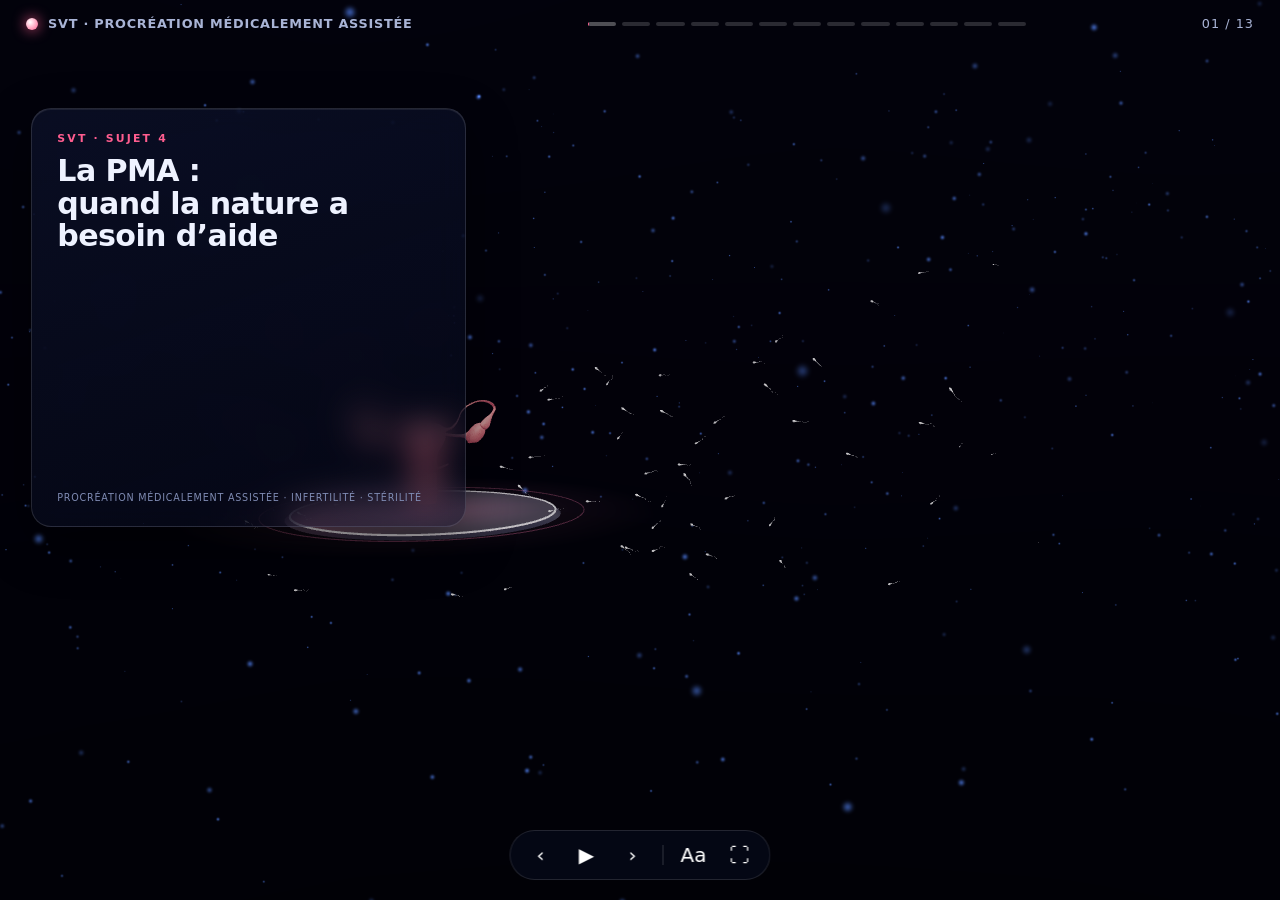
<file: index.html>
<!doctype html>
<html lang="fr">
<head>
  <meta charset="utf-8">
  <meta name="viewport" content="width=device-width, initial-scale=1, viewport-fit=cover">
  <title>PMA en 3D</title>
  <link rel="stylesheet" href="css/style.css">
  <script type="importmap">{"imports":{"three":"./vendor/three.module.js","three/addons/":"./vendor/addons/"}}</script>
</head>
<body>
  <canvas id="gl"></canvas>
  <div id="labels"></div>

  <div id="hud">
    <header id="topbar">
      <div class="brand"><span class="logo"></span><span>SVT · Procréation médicalement assistée</span></div>
      <nav id="dots" aria-label="Progression"></nav>
      <div id="count">01 / 13</div>
    </header>

    <section id="panel" class="glass left">
      <div class="kicker" id="kicker"></div>
      <h1 id="title"></h1>
      <ul id="items"></ul>
      <div id="stats"></div>
      <div id="src"></div>
    </section>

    <div id="echo" class="glass"><div class="echo-t">Échographie ovarienne</div><canvas id="echoc" width="360" height="260"></canvas><div id="echo-cap"></div></div>

    <div id="caption"></div>

    <footer id="controls">
      <button id="bPrev" title="Précédent (←)" aria-label="Précédent">‹</button>
      <button id="bPlay" title="Lecture automatique (A)" aria-label="Lecture automatique">▶</button>
      <button id="bNext" title="Suivant (→ ou Espace)" aria-label="Suivant">›</button>
      <span class="sep"></span>
      <button id="bNotes" title="Narration (N)" aria-label="Narration">Aa</button>
      <button id="bFull" title="Plein écran (F)" aria-label="Plein écran">⛶</button>
    </footer>
    <div id="hint">← → pour naviguer · A lecture auto · N narration · F plein écran</div>
  </div>

  <div id="loader"><div class="ring"></div><div id="loadtxt">Chargement des modèles 3D…</div></div>
  <script type="module" src="js/main.js"></script>
</body>
</html>
</file>
<file: css/style.css>
:root {
  --ink: #070b1a; --txt: #eef2ff; --mut: #a9b4d6; --fem: #ff5d8f; --mal: #4db8ff; --mix: #a98bff; --lab: #37e0c0; --warn: #ffb84d; --bad: #ff4d5e;
  --acc: #ff5d8f;
  --f: Inter, "Segoe UI", system-ui, -apple-system, Roboto, "Helvetica Neue", Arial, sans-serif;
}
* { box-sizing: border-box; }
html, body { margin: 0; height: 100%; overflow: hidden; background: var(--ink); color: var(--txt); font-family: var(--f); -webkit-font-smoothing: antialiased; }
#gl { position: fixed; inset: 0; width: 100%; height: 100%; display: block; }
#labels, #hud { position: fixed; inset: 0; pointer-events: none; }
#hud > * { pointer-events: auto; }

/* barre supérieure */
#topbar { position: absolute; top: 0; left: 0; right: 0; display: flex; align-items: center; gap: 18px; padding: 16px 26px; pointer-events: none; }
#topbar .brand { display: flex; align-items: center; gap: 10px; font-size: clamp(11px, 1vw, 14px); font-weight: 600; letter-spacing: .06em; color: var(--mut); text-transform: uppercase; white-space: nowrap; }
.logo { width: 12px; height: 12px; border-radius: 50%; background: radial-gradient(circle at 35% 35%, #fff, var(--acc)); box-shadow: 0 0 14px var(--acc); transition: background .6s, box-shadow .6s; }
#dots { flex: 1; display: flex; gap: 6px; justify-content: center; pointer-events: auto; }
#dots i { width: clamp(14px, 2.2vw, 34px); height: 4px; border-radius: 3px; background: rgba(255,255,255,.16); cursor: pointer; position: relative; overflow: hidden; transition: background .3s; }
#dots i:hover { background: rgba(255,255,255,.34); }
#dots i.done { background: rgba(255,255,255,.55); }
#dots i.cur { background: rgba(255,255,255,.3); }
#dots i.cur b { position: absolute; inset: 0; width: 0; background: var(--acc); }
#count { font-size: clamp(11px, 1vw, 14px); color: var(--mut); font-variant-numeric: tabular-nums; letter-spacing: .08em; }

/* panneau de contenu */
.glass { background: linear-gradient(160deg, rgba(14,20,46,.66), rgba(8,12,30,.5)); -webkit-backdrop-filter: blur(16px) saturate(1.3); backdrop-filter: blur(16px) saturate(1.3); border: 1px solid rgba(255,255,255,.13); border-radius: 20px; box-shadow: 0 18px 50px rgba(0,0,0,.45), inset 0 1px 0 rgba(255,255,255,.08); }
#panel { position: absolute; top: 12vh; width: min(34vw, 470px); max-height: 74vh; padding: clamp(16px, 1.8vw, 28px) clamp(18px, 2vw, 30px); overflow: hidden; }
#panel.left { left: 2.4vw; } #panel.right { right: 2.4vw; }
#panel.low { top: auto; bottom: 12vh; }
#panel.wide { width: min(40vw, 560px); }
#panel.hidden { display: none; }
.kicker { font-size: clamp(10px, .85vw, 13px); font-weight: 700; letter-spacing: .2em; text-transform: uppercase; color: var(--acc); margin-bottom: 10px; }
#title { font-size: clamp(22px, 2.35vw, 38px); line-height: 1.08; margin: 0 0 14px; font-weight: 750; letter-spacing: -.02em; }
#items { list-style: none; padding: 0; margin: 0; }
#items li { position: relative; padding-left: 20px; margin: 0 0 clamp(7px, .9vw, 12px); font-size: clamp(13px, 1.15vw, 18px); line-height: 1.42; color: #dfe6ff; }
#items li::before { content: ""; position: absolute; left: 0; top: .56em; width: 8px; height: 8px; border-radius: 50%; background: var(--acc); box-shadow: 0 0 10px var(--acc); }
#items li b { color: #fff; } #items li em { color: var(--acc); font-style: normal; font-weight: 650; }
#items li.plain::before { display: none; } #items li.plain { padding-left: 0; }
#items li.warnli::before { background: var(--warn); box-shadow: 0 0 10px var(--warn); }
#stats { display: grid; grid-template-columns: repeat(2, 1fr); gap: clamp(8px, .9vw, 14px); margin-top: 6px; }
#stats:empty { display: none; }
.stat { border-radius: 14px; padding: clamp(8px, .9vw, 14px) clamp(10px, 1vw, 16px); background: rgba(255,255,255,.055); border: 1px solid rgba(255,255,255,.09); }
.stat .v { font-size: clamp(22px, 2.5vw, 40px); font-weight: 780; letter-spacing: -.02em; font-variant-numeric: tabular-nums; line-height: 1.05; }
.stat .l { font-size: clamp(10px, .85vw, 13px); color: var(--mut); margin-top: 3px; line-height: 1.3; }
.stat.wide { grid-column: span 2; }
#src { margin-top: 12px; font-size: clamp(9px, .75vw, 11px); letter-spacing: .08em; color: #7f8bb3; text-transform: uppercase; }
.rv { will-change: opacity, transform; }

/* échographie */
#echo { position: absolute; left: 2.4vw; bottom: 14vh; width: min(15.5vw, 230px); padding: 8px 10px 10px; display: none; }
#echo .echo-t { font-size: clamp(9px, .8vw, 12px); letter-spacing: .16em; text-transform: uppercase; color: var(--mut); margin-bottom: 6px; }
#echoc { width: 100%; height: auto; border-radius: 10px; display: block; background: #000; }
#echo-cap { font-size: clamp(10px, .85vw, 13px); color: #cfd8ff; margin-top: 7px; min-height: 1.3em; }

/* étiquettes 3D */
.lab { position: absolute; left: 0; top: 0; will-change: transform, opacity; opacity: 0; }
.lab .dot { position: absolute; left: -5px; top: -5px; width: 10px; height: 10px; border-radius: 50%; background: var(--c, #fff); box-shadow: 0 0 0 3px rgba(255,255,255,.18), 0 0 14px var(--c, #fff); }
.lab .ln { position: absolute; left: 0; top: 0; height: 1.5px; background: linear-gradient(90deg, var(--c, #fff), rgba(255,255,255,.5)); transform-origin: 0 0; }
.lab .pill { position: absolute; white-space: nowrap; transform: translate(0, -50%); padding: 5px 12px; border-radius: 99px; font-size: clamp(11px, 1vw, 15px); font-weight: 650; color: #fff; background: rgba(8,12,30,.72); border: 1px solid var(--c, #fff); -webkit-backdrop-filter: blur(8px); backdrop-filter: blur(8px); box-shadow: 0 6px 18px rgba(0,0,0,.4); }
.lab .pill small { font-weight: 500; opacity: .75; margin-left: 6px; }
.lab.right .pill { transform: translate(-100%, -50%); }
.lab.big .pill { font-size: clamp(14px, 1.4vw, 22px); padding: 7px 16px; }

/* sous-titres / narration */
#caption { position: absolute; left: 50%; bottom: 8.5vh; transform: translateX(-50%); max-width: min(70vw, 960px); text-align: center; font-size: clamp(13px, 1.3vw, 20px); line-height: 1.45; padding: 10px 20px; border-radius: 14px; background: rgba(5,8,20,.72); -webkit-backdrop-filter: blur(10px); backdrop-filter: blur(10px); border: 1px solid rgba(255,255,255,.1); color: #f2f5ff; opacity: 0; pointer-events: none; transition: opacity .35s; }
body.notes #caption.has { opacity: 1; }
body.export #caption.has { opacity: 1; transition: none; }

/* commandes */
#controls { position: absolute; left: 50%; bottom: 2.2vh; transform: translateX(-50%); display: flex; align-items: center; gap: 6px; padding: 6px 10px; border-radius: 99px; background: rgba(8,12,30,.6); -webkit-backdrop-filter: blur(12px); backdrop-filter: blur(12px); border: 1px solid rgba(255,255,255,.12); }
#controls button { width: 40px; height: 36px; border-radius: 99px; border: 0; background: transparent; color: #fff; font-size: 20px; cursor: pointer; font-family: var(--f); }
#controls button:hover { background: rgba(255,255,255,.12); }
#controls button.on { background: var(--acc); color: #0a0d1c; }
#controls .sep { width: 1px; height: 20px; background: rgba(255,255,255,.18); margin: 0 4px; }
#hint { position: absolute; right: 24px; bottom: 2.8vh; font-size: 11px; color: #6f7ba3; letter-spacing: .05em; transition: opacity 1s; }
@media (max-width: 800px) { #hint { display: none; } #panel { width: 92vw !important; left: 4vw !important; right: auto !important; top: auto; bottom: 11vh; max-height: 42vh; } #echo { width: 40vw; top: 10vh; } #topbar .brand span:last-child { display: none; } }
body.export #controls, body.export #hint { display: none; }

/* chargement */
#loader { position: fixed; inset: 0; display: flex; flex-direction: column; gap: 18px; align-items: center; justify-content: center; background: radial-gradient(circle at 50% 40%, #101a3d, #05070f); z-index: 10; transition: opacity .8s; font-size: 14px; color: var(--mut); letter-spacing: .08em; }
#loader.off { opacity: 0; pointer-events: none; }
.ring { width: 46px; height: 46px; border-radius: 50%; border: 3px solid rgba(255,255,255,.12); border-top-color: var(--fem); animation: sp 1s linear infinite; }
@keyframes sp { to { transform: rotate(360deg); } }

.stat .v.txt { font-size: clamp(14px, 1.45vw, 22px); font-weight: 700; letter-spacing: 0; }
body.scope::after { content: ""; position: fixed; inset: 0; pointer-events: none; z-index: 1; background: radial-gradient(ellipse 56% 82% at 62% 50%, transparent 55%, rgba(0,0,0,.72) 82%, #000 100%); }
body.scope #hud, body.scope #labels { z-index: 2; }
body.export #caption { bottom: 3.2vh; }

#panel.dense #title { font-size: clamp(20px, 2.0vw, 32px); margin-bottom: 10px; }
#panel.dense #items li { font-size: clamp(12px, 1.02vw, 16px); margin-bottom: clamp(5px, .6vw, 9px); line-height: 1.38; }
#panel.dense .stat { padding: clamp(6px, .6vw, 10px) clamp(9px, .8vw, 13px); }
#panel.dense .stat .v { font-size: clamp(18px, 1.9vw, 30px); }
#panel.dense .stat .l { font-size: clamp(9px, .75vw, 12px); }
</file>
